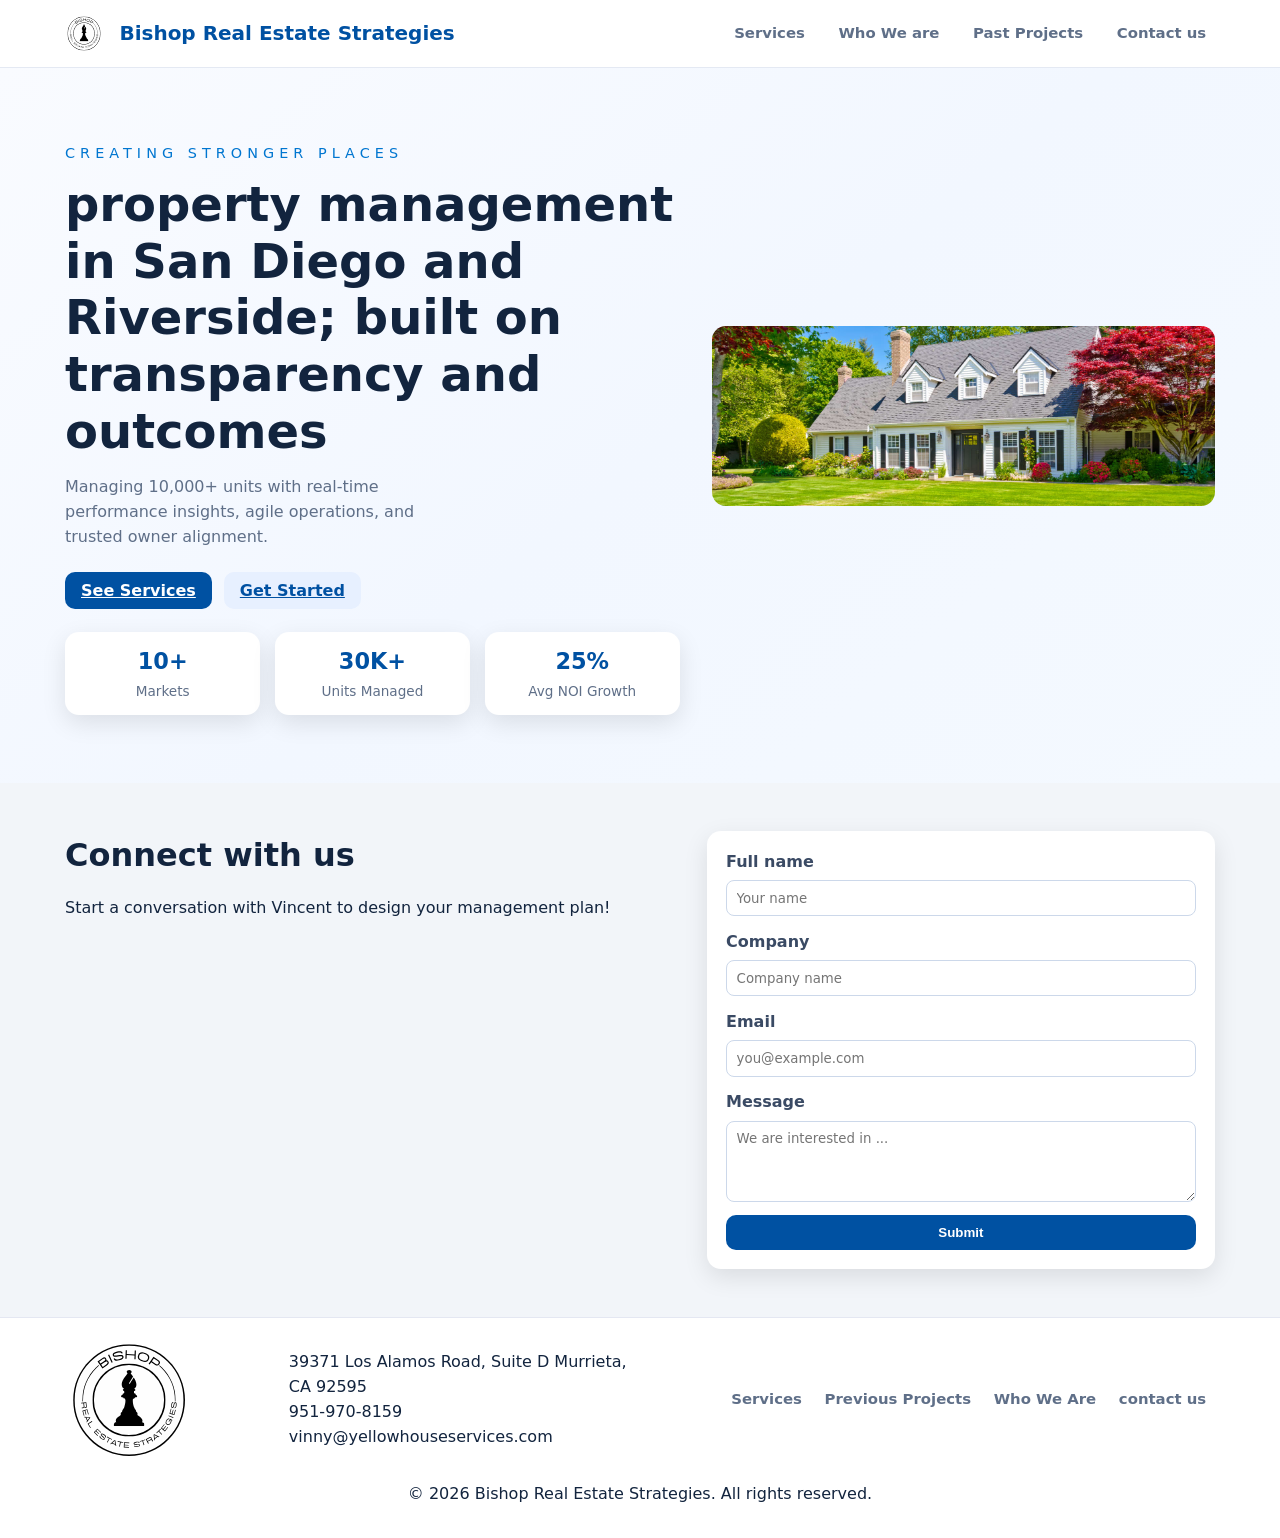
<file: index.html>
<!DOCTYPE html>
<html lang="en">
  <head>
    <meta charset="UTF-8" />
    <meta name="viewport" content="width=device-width, initial-scale=1.0" />
    <title>Bishop Real Estate Strategies</title>
    <link rel="stylesheet" href="styles.css" />
  </head>
  <body>
    <header class="site-header">
      <div class="container header-flex">
        <img class = "satin" src = "assets/Circle Logo.svg">
        <a href="index.html" class="brand">Bishop Real Estate Strategies</a>
        <button class="nav-toggle" id="navToggle" aria-label="Open menu" aria-expanded="false">☰</button>
        <nav class="nav" id="mainNav" aria-label="Primary">
          <a href="services.html">Services</a>
          <a href="about.html">Who We are</a>
          <a href="insight.html">Past Projects</a>
          <a href="contact.html">Contact us</a>
        </nav>
      </div>
    </header>

    <main>
      <section class="hero" aria-label="Hero">
        <div class="container hero-grid">
          <div>
            <p class="eyebrow">CREATING STRONGER PLACES</p>
            <h1>property management in San Diego and Riverside; built on transparency and outcomes</h1>
            <p>Managing 10,000+ units with real-time performance insights, agile operations, and trusted owner alignment.</p>
            <div class="hero-actions">
              <a href="services.html" class="btn btn-primary">See Services</a>
              <a href="#contact" class="btn btn-secondary">Get Started</a>
            </div>
            <div class="hero-stat-grid">
              <div><strong>10+</strong><span>Markets</span></div>
              <div><strong>30K+</strong><span>Units Managed</span></div>
              <div><strong>25%</strong><span>Avg NOI Growth</span></div>
            </div>
          </div>
          <div class="hero-image" aria-hidden="true">
            <img class="responsive-img" src="assets/hero.jpg" alt="Property management team" />
          </div>
        </div>
      </section>


      <section id="contact" class="section contact">
        <div class="container contact-grid">
          <div>
            <h2>Connect with us</h2>
            <p>Start a conversation with Vincent to design your management plan!</p>
          </div>
          <form class="contact-form" aria-label="Contact form">
            <label>Full name<input type="text" placeholder="Your name" required/></label>
            <label>Company<input type="text" placeholder="Company name" required/></label>
            <label>Email<input type="email" placeholder="you@example.com" required/></label>
            <label>Message<textarea rows="4" placeholder="We are interested in ..." required></textarea></label>
            <button class="btn btn-primary" type="submit">Submit</button>
          </form>
        </div>
      </section>


    </main>

    <footer class="footer">
      <div class="container footer-grid">
        <img style = "width:10vw" src = "assets/Circle Logo.svg">

        <p>39371 Los Alamos Road, Suite D Murrieta,<br> CA 92595 <br> 951-970-8159<br> vinny@yellowhouseservices.com</p>
        <nav class="footer-nav">
          <a href="services.html">Services</a>
          <a href="insight.html">Previous Projects</a>
          <a href="about.html">Who We Are</a>
          <a href="contact.html">contact us</a>
        </nav>
      </div>
          <p style ="text-align:center">© 2026 Bishop Real Estate Strategies. All rights reserved.</p>

    </footer>

    <script>
      const navToggle = document.getElementById('navToggle');
      const mainNav = document.getElementById('mainNav');
      navToggle.addEventListener('click', () => {
        const expanded = navToggle.getAttribute('aria-expanded') === 'true';
        navToggle.setAttribute('aria-expanded', String(!expanded));
        mainNav.classList.toggle('nav-open');
      });

      document.querySelectorAll('.tabs .tab').forEach(tab => {
        tab.addEventListener('click', () => {
          document.querySelectorAll('.tabs .tab').forEach(t => {
            t.classList.remove('active');
            t.setAttribute('aria-selected', 'false');
          });
          document.querySelectorAll('.tab-panel').forEach(panel => panel.classList.remove('active'));

          tab.classList.add('active');
          tab.setAttribute('aria-selected', 'true');
          document.getElementById(tab.dataset.tab).classList.add('active');
        });
      });
    </script>
  </body>
</html>
</file>
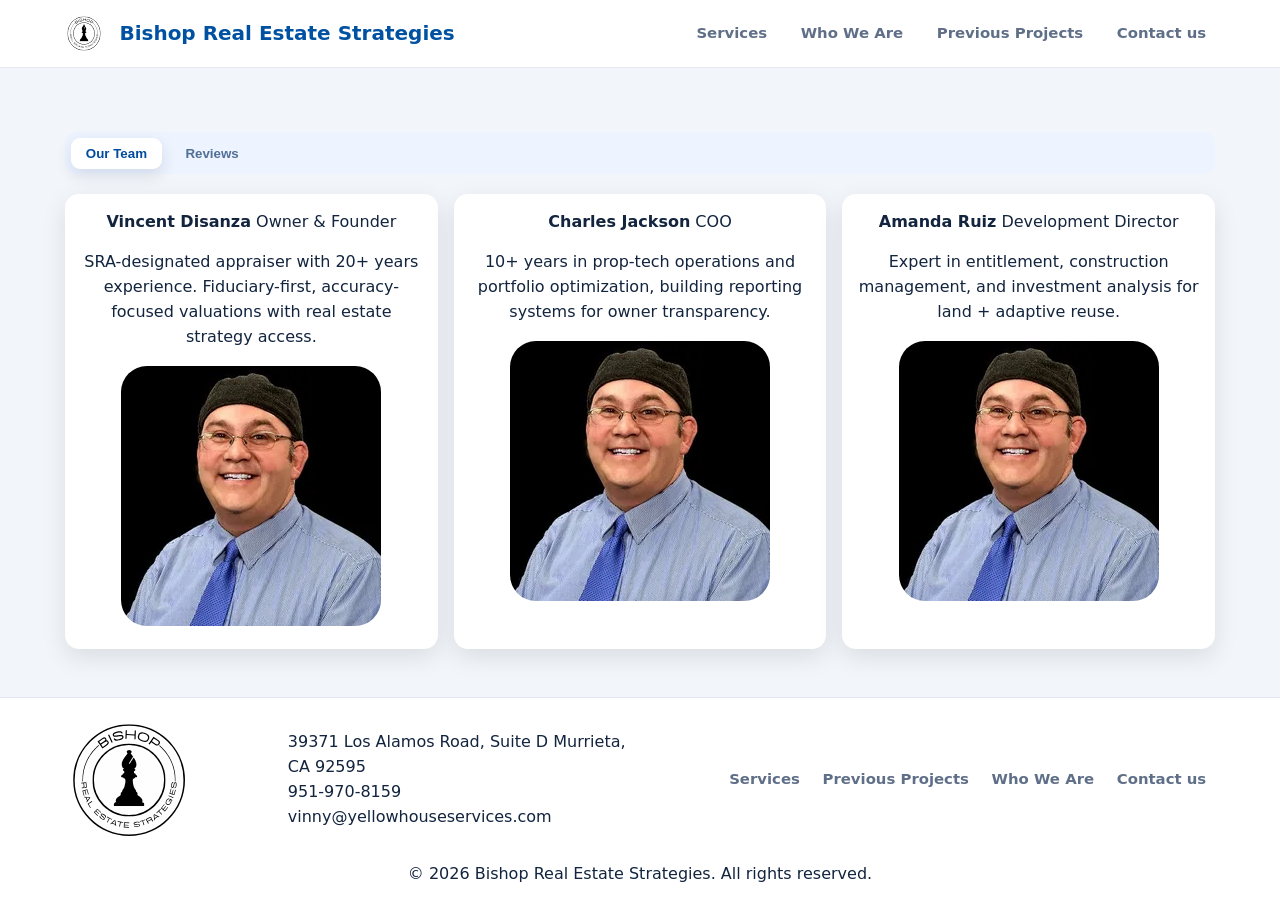
<file: about.html>
<!DOCTYPE html>
  <html lang="en">
  <head>
    <meta charset="UTF-8" />
    <meta name="viewport" content="width=device-width, initial-scale=1.0" />
    <title>Bishop Real Estate Strategies</title>
    <link rel="stylesheet" href="styles.css" />
  </head>
  
  <body>
    <header class="site-header">
      <div class="container header-flex">
        <img class = "satin" src = "assets/Circle Logo.svg">
        <a href="index.html" class="brand">Bishop Real Estate Strategies</a>
        <button class="nav-toggle" id="navToggle" aria-label="Open menu" aria-expanded="false">☰</button>
        <nav class="nav" id="mainNav" aria-label="Primary">
          <a href="services.html">Services</a>
          <a href="about.html">Who We Are</a>
          <a href="insight.html">Previous Projects</a>
          <a href="contact.html">Contact us</a>
        </nav>
      </div>
      </header>


    <section id="insights" class="section insights-tabs">
        <div class="container">
          <div class="tabs" role="tablist" aria-label="Company insights">
            <button class="tab active" role="tab" aria-selected="true" data-tab="team">Our Team</button>
            <button class="tab" role="tab" aria-selected="false" data-tab="reviews">Reviews</button>
          </div>

          <article class="tab-panel active" id="team" role="tabpanel" aria-labelledby="team-tab">
            <div class="team-grid"> 
              <article class="team-card">
                <strong>Vincent Disanza</strong><span> Owner & Founder</span>
                <p>SRA-designated appraiser with 20+ years experience. Fiduciary-first, accuracy-focused valuations with real estate strategy access.</p>
                 <img src="assets/vincentvangogh.png">

              </article>
              <article class="team-card">
                <strong>Charles Jackson</strong><span> COO</span>
                <p>10+ years in prop-tech operations and portfolio optimization, building reporting systems for owner transparency.</p>
                <img src="assets/vincentvangogh.png">

              </article>
              <article class="team-card">
                <strong>Amanda Ruiz</strong><span> Development Director</span>
                <p>Expert in entitlement, construction management, and investment analysis for land + adaptive reuse.</p>
                <img src="assets/vincentvangogh.png">
              </article>
            </div>
          </article>

          <article class="tab-panel" id="reviews" role="tabpanel" aria-labelledby="reviews-tab">
            <div class="reviews-list">
              <blockquote><p>"Wow, what a great realtor! Amazing customer service and deep market knowledge."</p><footer>– Cool Person</footer></blockquote>
              <blockquote><p>"Professional, transparent, and very responsive. Highly recommend for development guidance."</p><footer>– Happy Investor</footer></blockquote>
            </div>
          </article>
        </div>
      </section>


    <footer class="footer">
      <div class="container footer-grid">
        <img style = "width:10vw" src = "assets/Circle Logo.svg">

        <p>39371 Los Alamos Road, Suite D Murrieta,<br> CA 92595 <br> 951-970-8159<br> vinny@yellowhouseservices.com</p>
        <nav class="footer-nav">
          <a href="services.html">Services</a>
          <a href="insight.html">Previous Projects</a>
          <a href="about.html">Who We Are</a>
          <a href="contact.html">Contact us</a>
        </nav>
      </div>
          <p style ="text-align:center">© 2026 Bishop Real Estate Strategies. All rights reserved.</p>

    </footer>
    <script>
      const navToggle = document.getElementById('navToggle');
      const mainNav = document.getElementById('mainNav');
      navToggle.addEventListener('click', () => {
        const expanded = navToggle.getAttribute('aria-expanded') === 'true';
        navToggle.setAttribute('aria-expanded', String(!expanded));
        mainNav.classList.toggle('nav-open');
      });

      document.querySelectorAll('.tabs .tab').forEach(tab => {
        tab.addEventListener('click', () => {
          document.querySelectorAll('.tabs .tab').forEach(t => {
            t.classList.remove('active');
            t.setAttribute('aria-selected', 'false');
          });
          document.querySelectorAll('.tab-panel').forEach(panel => panel.classList.remove('active'));

          tab.classList.add('active');
          tab.setAttribute('aria-selected', 'true');
          document.getElementById(tab.dataset.tab).classList.add('active');
        });
      });
    </script>

  </body>
</html>
</file>
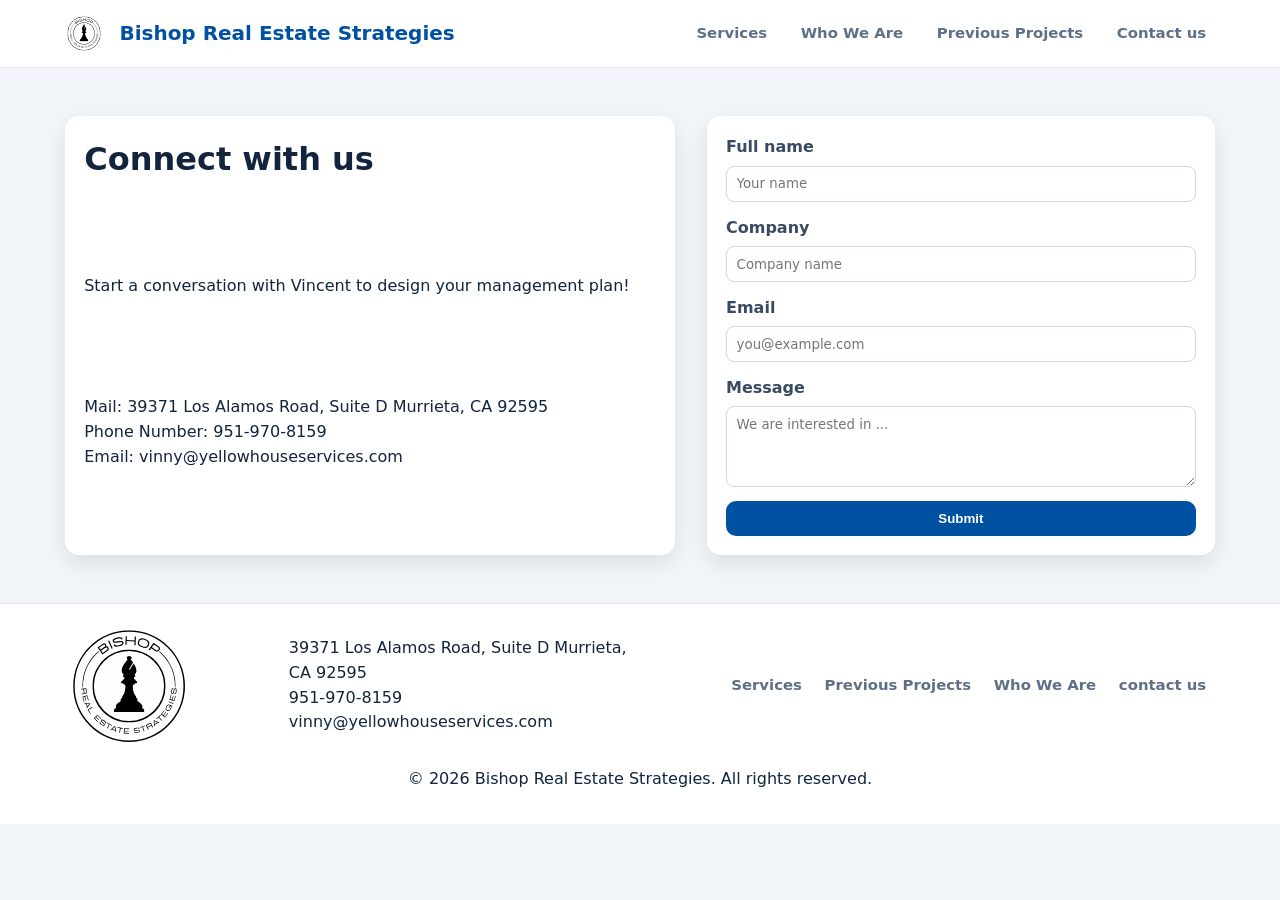
<file: contact.html>
<!DOCTYPE html>
  <html lang="en">
  <head>
    <meta charset="UTF-8" />
    <meta name="viewport" content="width=device-width, initial-scale=1.0" />
    <title>Bishop Real Estate Strategies</title>
    <link rel="stylesheet" href="styles.css" />
  </head>
  
  <body>
    <header class="site-header">
      <div class="container header-flex">
        <img class = "satin" src = "assets/Circle Logo.svg">
        <a href="index.html" class="brand">Bishop Real Estate Strategies</a>
        <button class="nav-toggle" id="navToggle" aria-label="Open menu" aria-expanded="false">☰</button>
        <nav class="nav" id="mainNav" aria-label="Primary">
          <a href="services.html">Services</a>
          <a href="about.html">Who We Are</a>
          <a href="insight.html">Previous Projects</a>
          <a href="contact.html">Contact us</a>
        </nav>
      </div>
    </header>

      <section id="contact" class="section contact">
        <div class="container contact-grid">
          <div class  ="contact-form">
            <h2>Connect with us</h2>
            <p>Start a conversation with Vincent to design your management plan!</p>
            <p>Mail: 39371 Los Alamos Road, Suite D Murrieta, CA 92595 <br>Phone Number: 951-970-8159<br>Email: vinny@yellowhouseservices.com</p>
          </div>
          <form class="contact-form" aria-label="Contact form">
            <label>Full name<input type="text" placeholder="Your name" required/></label>
            <label>Company<input type="text" placeholder="Company name" required/></label>
            <label>Email<input type="email" placeholder="you@example.com" required/></label>
            <label>Message<textarea rows="4" placeholder="We are interested in ..." required></textarea></label>
            <button class="btn btn-primary" type="submit">Submit</button>
          </form>
        </div>
      </section>
    <footer class="footer">
      <div class="container footer-grid">
        <img style = "width:10vw" src = "assets/Circle Logo.svg">

        <p>39371 Los Alamos Road, Suite D Murrieta,<br> CA 92595 <br> 951-970-8159<br> vinny@yellowhouseservices.com</p>
        <nav class="footer-nav">
          <a href="services.html">Services</a>
          <a href="insight.html">Previous Projects</a>
          <a href="about.html">Who We Are</a>
          <a href="contact.html">contact us</a>
        </nav>
      </div>
          <p style ="text-align:center">© 2026 Bishop Real Estate Strategies. All rights reserved.</p>

    </footer>

    <script>
      const navToggle = document.getElementById('navToggle');
      const mainNav = document.getElementById('mainNav');
      navToggle.addEventListener('click', () => {
        const expanded = navToggle.getAttribute('aria-expanded') === 'true';
        navToggle.setAttribute('aria-expanded', String(!expanded));
        mainNav.classList.toggle('nav-open');
      });

      document.querySelectorAll('.tabs .tab').forEach(tab => {
        tab.addEventListener('click', () => {
          document.querySelectorAll('.tabs .tab').forEach(t => {
            t.classList.remove('active');
            t.setAttribute('aria-selected', 'false');
          });
          document.querySelectorAll('.tab-panel').forEach(panel => panel.classList.remove('active'));

          tab.classList.add('active');
          tab.setAttribute('aria-selected', 'true');
          document.getElementById(tab.dataset.tab).classList.add('active');
        });
      });
    </script>

  </body>
</html>
</file>
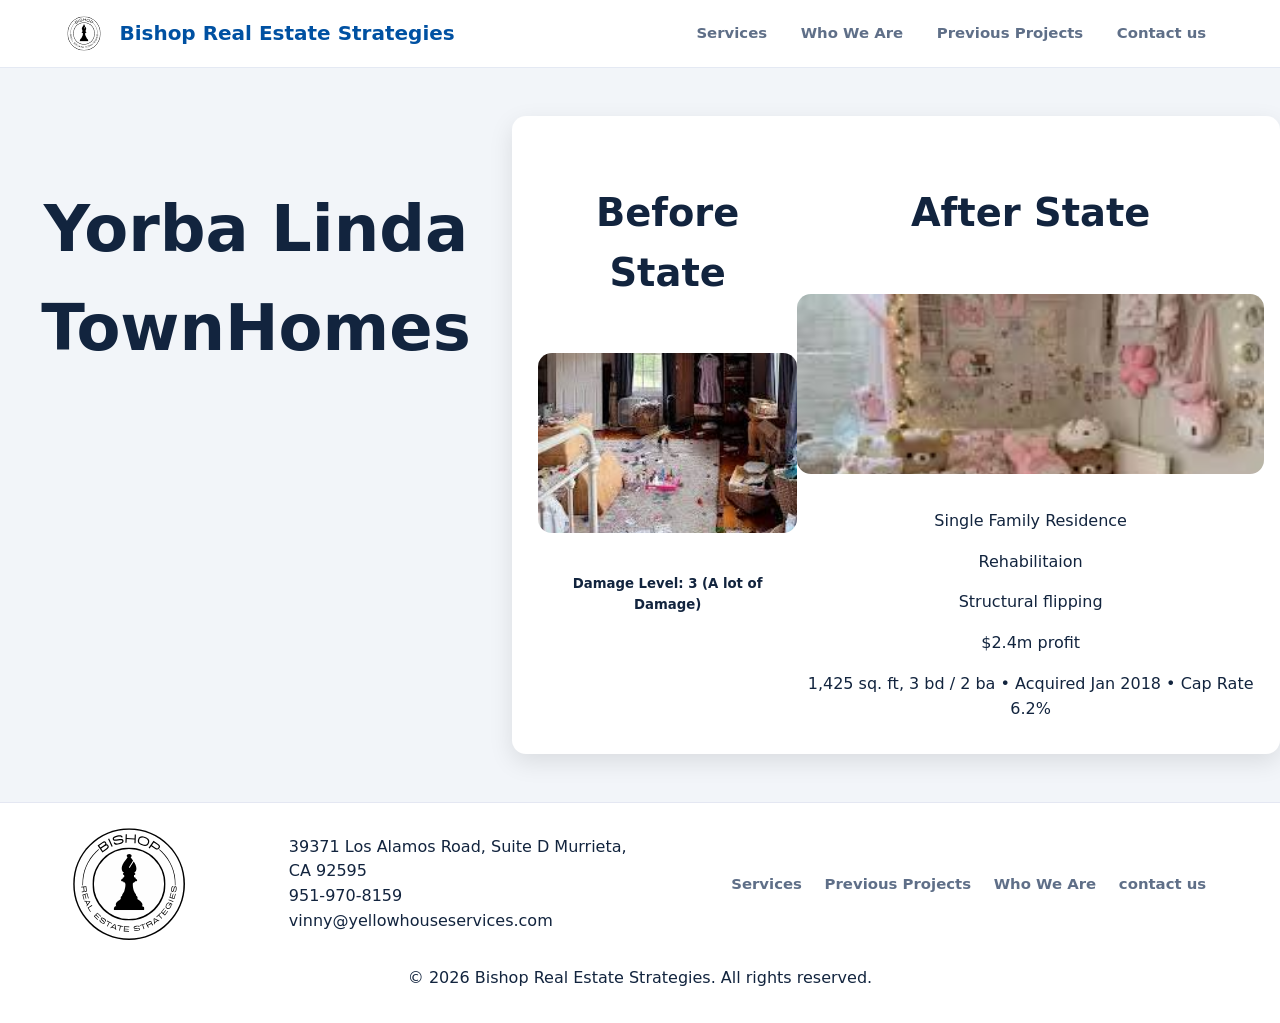
<file: description.html>
<!DOCTYPE html>
  <html lang="en">
  <head>
    <meta charset="UTF-8" />
    <meta name="viewport" content="width=device-width, initial-scale=1.0" />
    <title>Bishop Real Estate Strategies</title>
    <link rel="stylesheet" href="styles.css" />
  </head>
  
  <body>
    <header class="site-header">
      <div class="container header-flex">
        <img class = "satin" src = "assets/Circle Logo.svg">
        <a href="index.html" class="brand">Bishop Real Estate Strategies</a>
        <button class="nav-toggle" id="navToggle" aria-label="Open menu" aria-expanded="false">☰</button>
        <nav class="nav" id="mainNav" aria-label="Primary">
          <a href="services.html">Services</a>
          <a href="about.html">Who We Are</a>
          <a href="insight.html">Previous Projects</a>
          <a href="contact.html">Contact us</a>
        </nav>
      </div>
    </header>


      <section id="insights" class="section insights-tab">
            <h3 id = "gooners">Yorba Linda TownHomes </h3>

        <div class="container">

            <div class="project-tile">
              <article class="project-card">
                <div class = "left">
                    <h4 class = "bigT">Before State</h4>
                    <img class="project-img" src="assets/nasty.jpg" alt="Yorba Linda Townhomes" />
                    <h5>Damage Level: 3 (A lot of Damage)</h5>

                </div>
                <div class = "right">
                    <h4 class = "bigT">After State</h4>
                    <img class = "project-img" src="assets/kawaii.jpg">
                    <p>Single Family Residence</p>
                    <p>Rehabilitaion</p>
                    <p>Structural flipping</p>
                    <p>$2.4m profit</p>
                <p>1,425 sq. ft, 3 bd / 2 ba • Acquired Jan 2018 • Cap Rate 6.2%</p>

                </div>
            </article>
             </div>
          </section>


       <footer class="footer">
      <div class="container footer-grid">
        <img style = "width:10vw" src = "assets/Circle Logo.svg">

        <p>39371 Los Alamos Road, Suite D Murrieta,<br> CA 92595 <br> 951-970-8159<br> vinny@yellowhouseservices.com</p>
        <nav class="footer-nav">
          <a href="services.html">Services</a>
          <a href="insight.html">Previous Projects</a>
          <a href="about.html">Who We Are</a>
          <a href="contact.html">contact us</a>
        </nav>
      </div>
          <p style ="text-align:center">© 2026 Bishop Real Estate Strategies. All rights reserved.</p>

    </footer>

    <script>
      const navToggle = document.getElementById('navToggle');
      const mainNav = document.getElementById('mainNav');
      navToggle.addEventListener('click', () => {
        const expanded = navToggle.getAttribute('aria-expanded') === 'true';
        navToggle.setAttribute('aria-expanded', String(!expanded));
        mainNav.classList.toggle('nav-open');
      });

      document.querySelectorAll('.tabs .tab').forEach(tab => {
        tab.addEventListener('click', () => {
          document.querySelectorAll('.tabs .tab').forEach(t => {
            t.classList.remove('active');
            t.setAttribute('aria-selected', 'false');
          });
          document.querySelectorAll('.tab-panel').forEach(panel => panel.classList.remove('active'));

          tab.classList.add('active');
          tab.setAttribute('aria-selected', 'true');
          document.getElementById(tab.dataset.tab).classList.add('active');
        });
      });
    </script>
  </body>
</html>
</file>
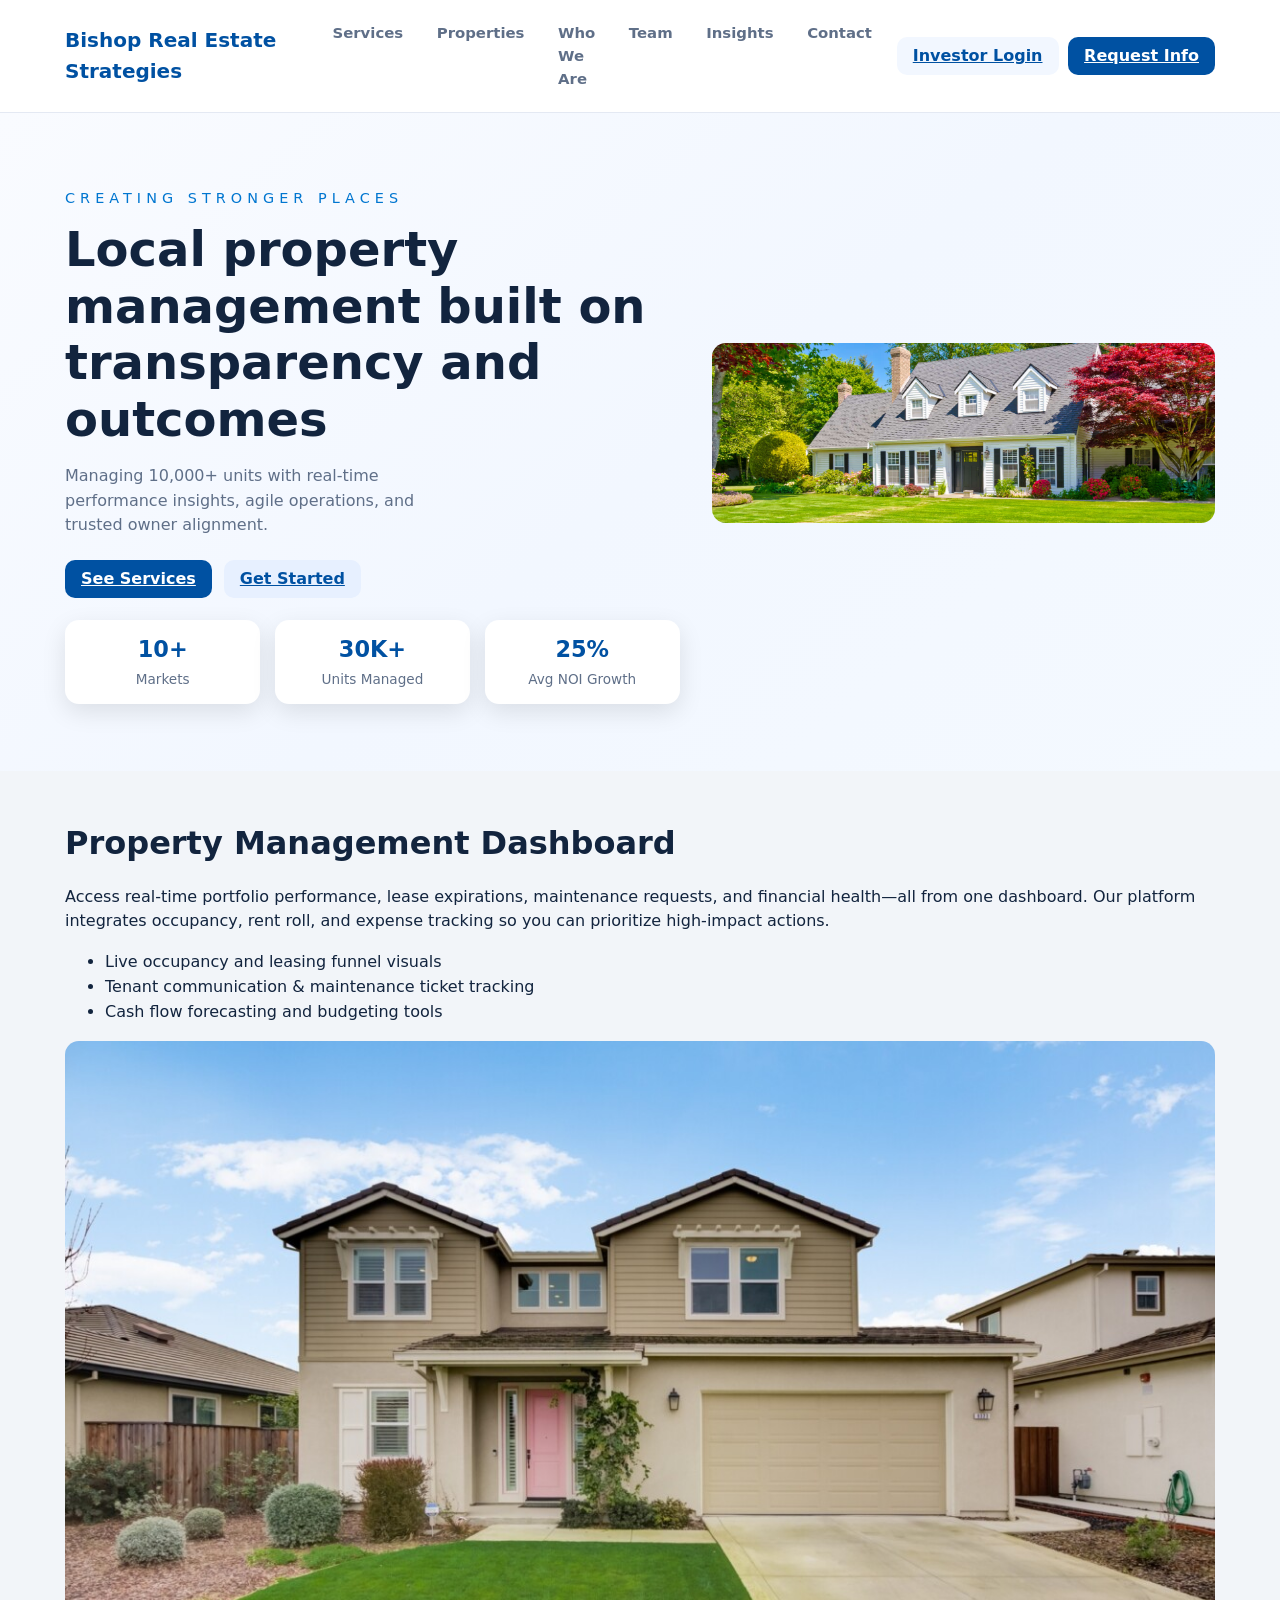
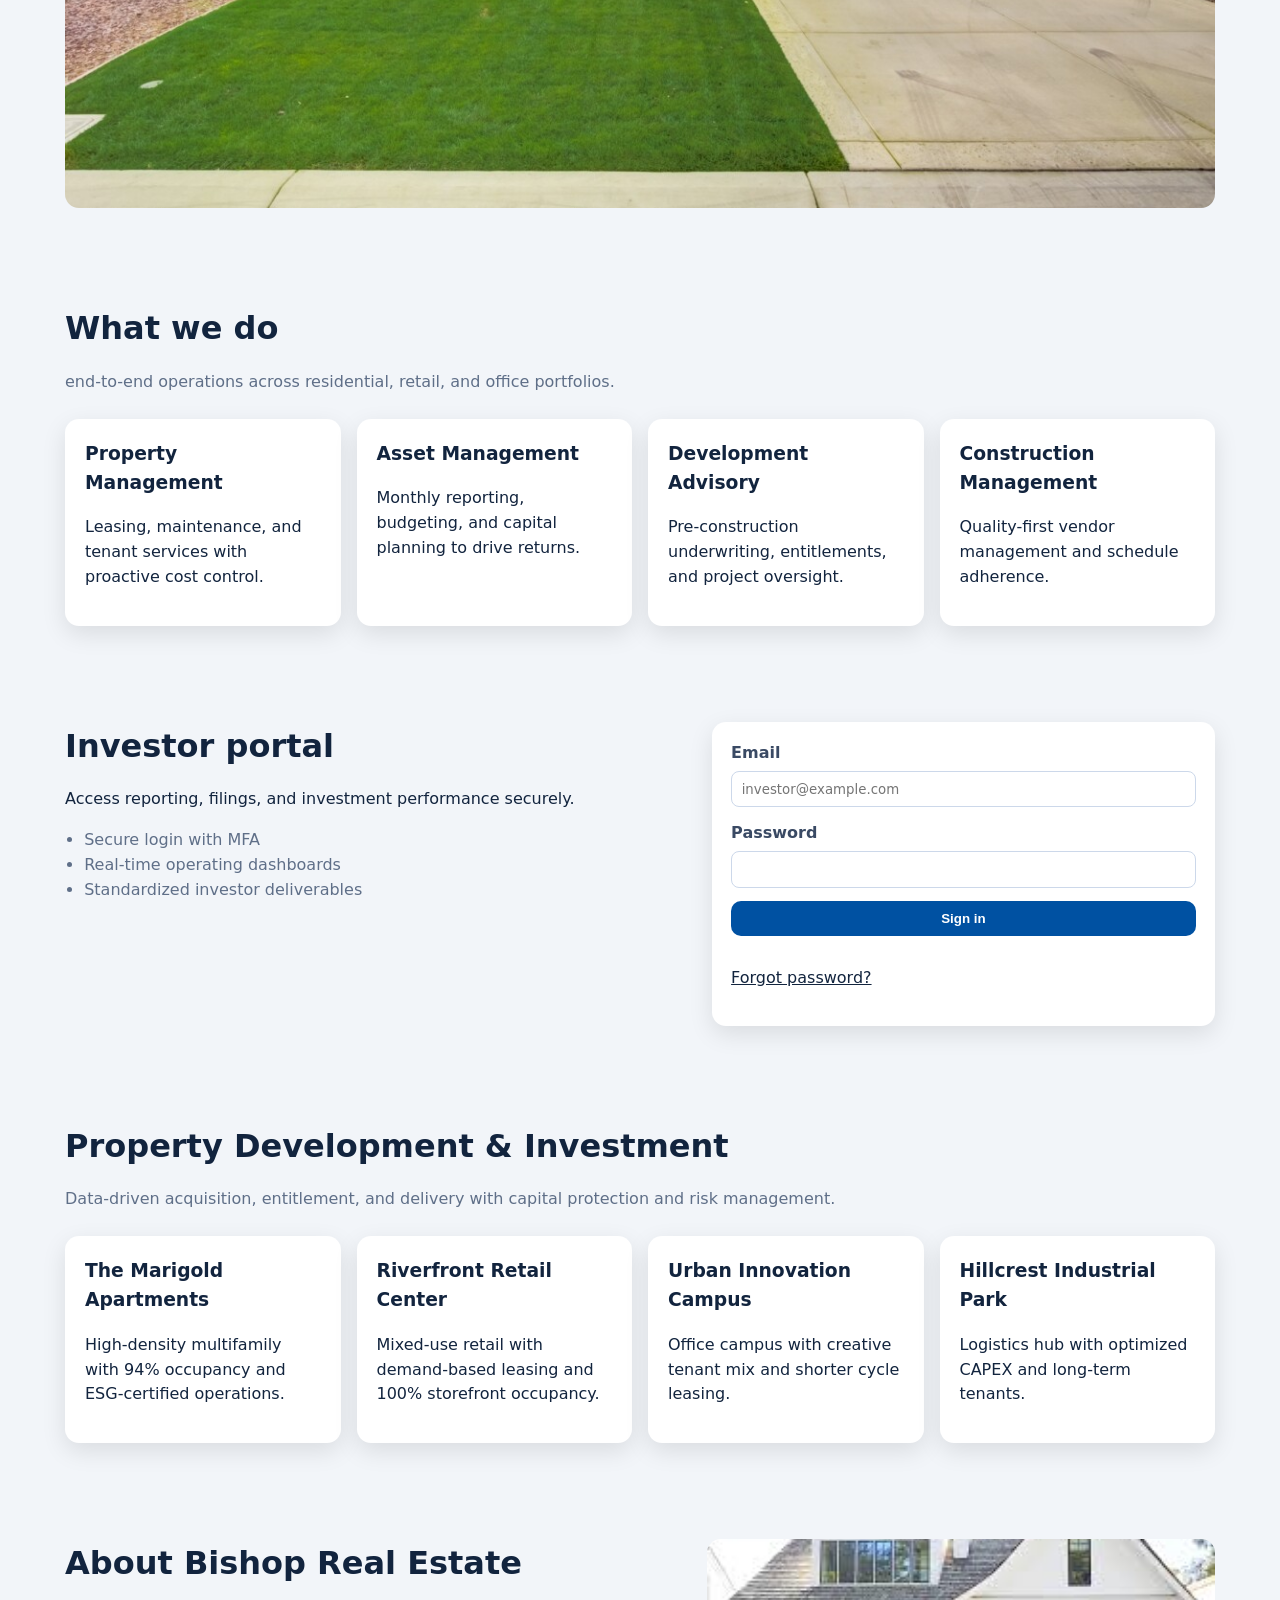
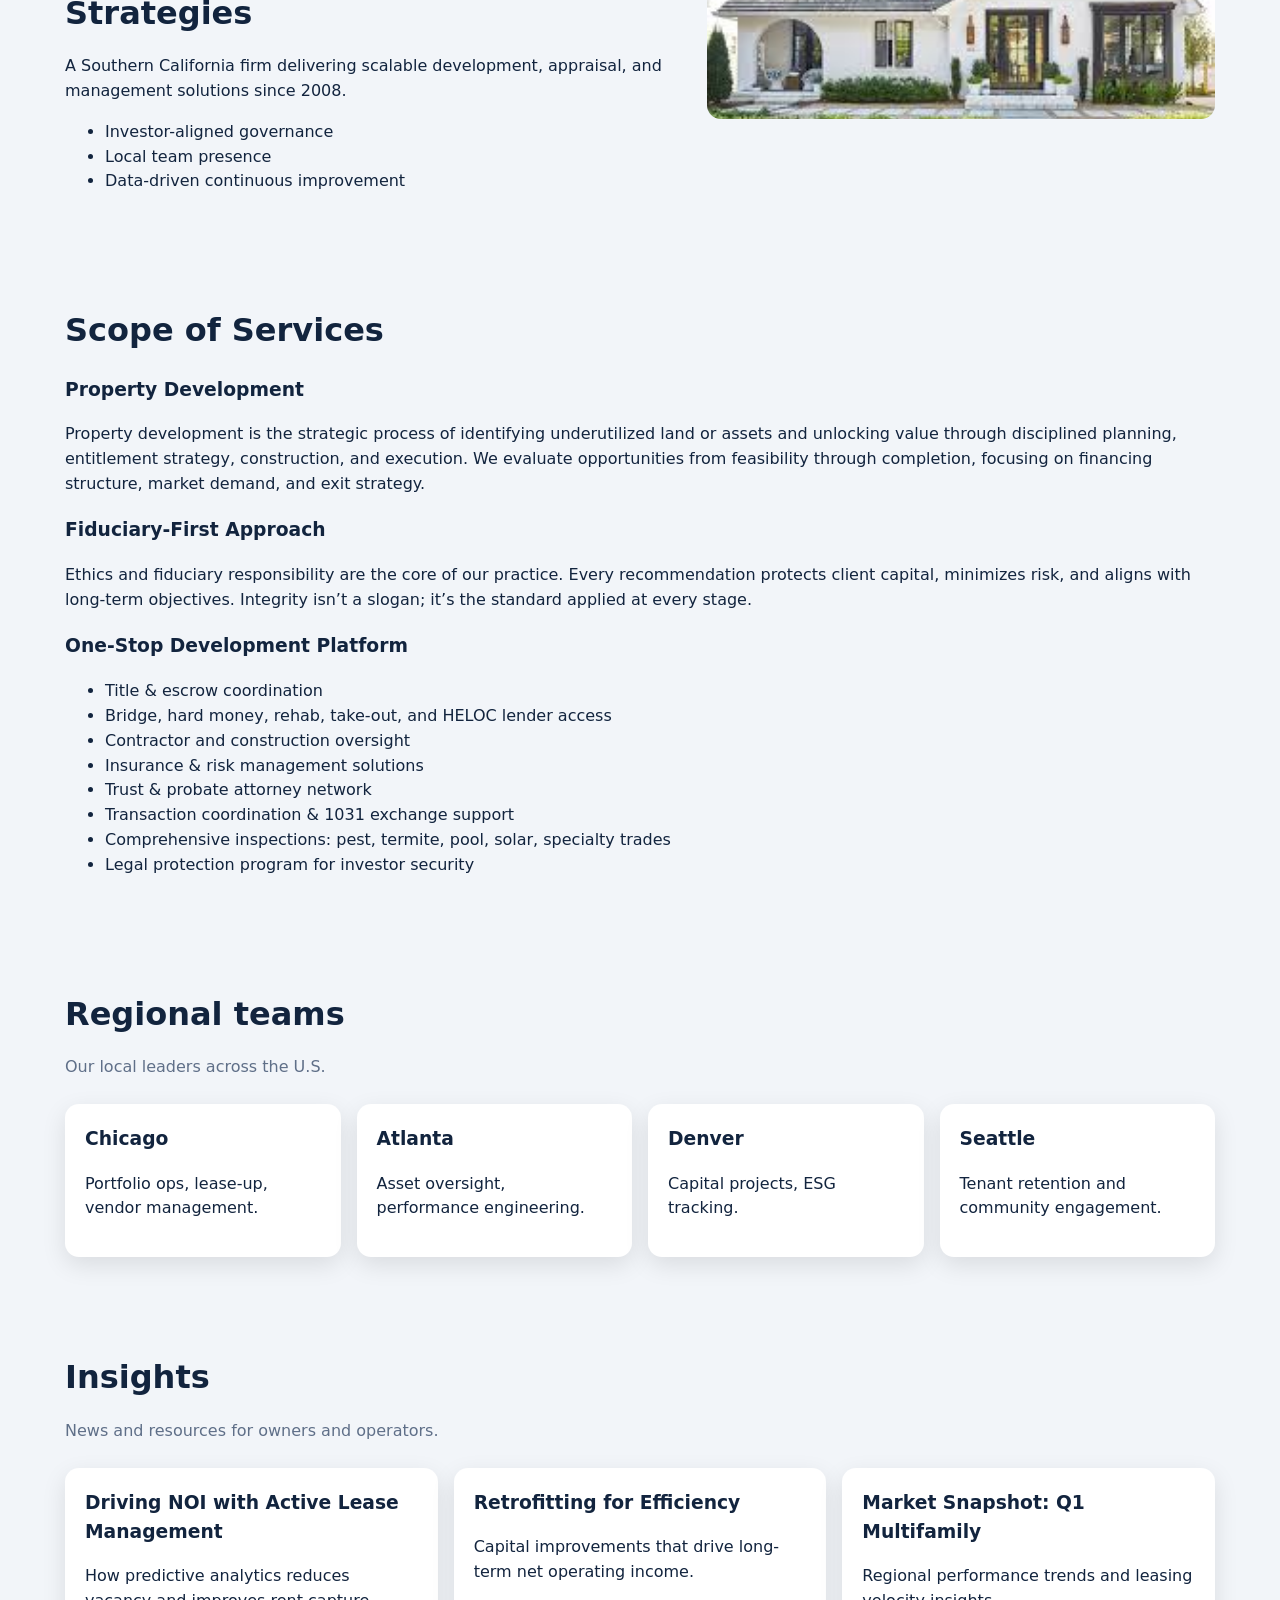
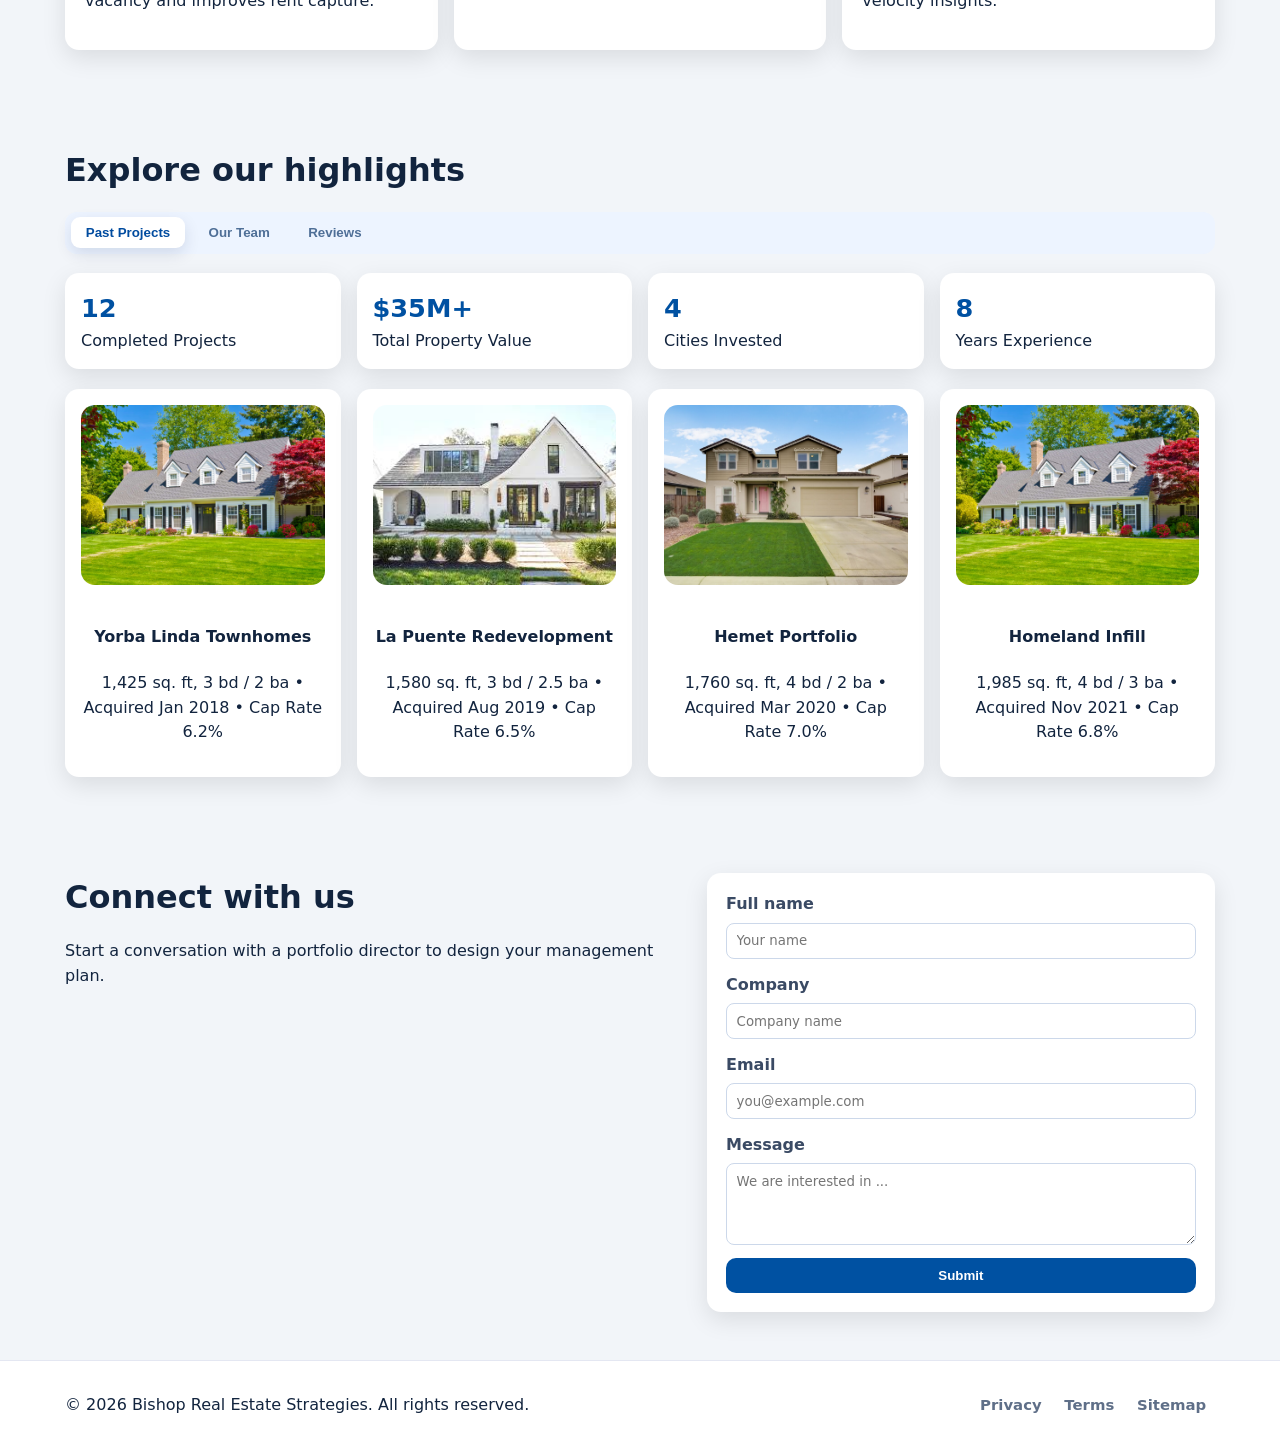
<file: extra.html>
<!DOCTYPE html>
<html lang="en">
  <head>
    <meta charset="UTF-8" />
    <meta name="viewport" content="width=device-width, initial-scale=1.0" />
    <title>Bishop Real Estate Strategies</title>
    <link rel="stylesheet" href="styles.css" />
  </head>
  <body>
    <header class="site-header">
      <div class="container header-flex">
        <a href="index.html" class="brand">Bishop Real Estate Strategies</a>
        <button class="nav-toggle" id="navToggle" aria-label="Open menu" aria-expanded="false">☰</button>
        <nav class="nav" id="mainNav" aria-label="Primary">
          <a href="services.html">Services</a>
          <a href="properties.html">Properties</a>
          <a href="about.html">Who We Are</a>
          <a href="team.html">Team</a>
          <a href="insight.html">Insights</a>
          <a href="contact.html">Contact</a>
        </nav>
        <div class="header-actions">
          <a href="#investor" class="btn btn-tertiary">Investor Login</a>
          <a href="#contact" class="btn btn-primary">Request Info</a>
        </div>
      </div>
    </header>

    <main>
      <section class="hero" aria-label="Hero">
        <div class="container hero-grid">
          <div>
            <p class="eyebrow">CREATING STRONGER PLACES</p>
            <h1>Local property management built on transparency and outcomes</h1>
            <p>Managing 10,000+ units with real-time performance insights, agile operations, and trusted owner alignment.</p>
            <div class="hero-actions">
              <a href="#services" class="btn btn-primary">See Services</a>
              <a href="#contact" class="btn btn-secondary">Get Started</a>
            </div>
            <div class="hero-stat-grid">
              <div><strong>10+</strong><span>Markets</span></div>
              <div><strong>30K+</strong><span>Units Managed</span></div>
              <div><strong>25%</strong><span>Avg NOI Growth</span></div>
            </div>
          </div>
          <div class="hero-image" aria-hidden="true">
            <img class="responsive-img" src="assets/hero.jpg" alt="Property management team" />
          </div>
        </div>
      </section>

      <section id="dashboard" class="section dashboard">
        <div class="container">
          <h2>Property Management Dashboard</h2>
          <div class="dashboard-grid">
            <div>
              <p>Access real-time portfolio performance, lease expirations, maintenance requests, and financial health—all from one dashboard. Our platform integrates occupancy, rent roll, and expense tracking so you can prioritize high-impact actions.</p>
              <ul>
                <li>Live occupancy and leasing funnel visuals</li>
                <li>Tenant communication & maintenance ticket tracking</li>
                <li>Cash flow forecasting and budgeting tools</li>
              </ul>
            </div>
            <div>
              <img class="responsive-img" src="assets/project2.jpeg" alt="Dashboard UI" />
            </div>
          </div>
        </div>
      </section>      </div>
      </section>

      <section id="services" class="section services">
        <div class="container">
          <h2>What we do</h2>
          <p class="subtitle">end-to-end operations across residential, retail, and office portfolios.</p>
          <div class="cards">
            <article class="card">
              <h3>Property Management</h3>
              <p>Leasing, maintenance, and tenant services with proactive cost control.</p>
            </article>
            <article class="card">
              <h3>Asset Management</h3>
              <p>Monthly reporting, budgeting, and capital planning to drive returns.</p>
            </article>
            <article class="card">
              <h3>Development Advisory</h3>
              <p>Pre-construction underwriting, entitlements, and project oversight.</p>
            </article>
            <article class="card">
              <h3>Construction Management</h3>
              <p>Quality-first vendor management and schedule adherence.</p>
            </article>
          </div>
        </div>
      </section>

      <section id="investor" class="section investor-login">
        <div class="container grid-split">
          <div>
            <h2>Investor portal</h2>
            <p>Access reporting, filings, and investment performance securely.</p>
            <ul>
              <li>Secure login with MFA</li>
              <li>Real-time operating dashboards</li>
              <li>Standardized investor deliverables</li>
            </ul>
          </div>
          <form class="login-card" aria-label="Investor login">
            <label>Email<input type="email" placeholder="investor@example.com" required></label>
            <label>Password<input type="password" required></label>
            <button class="btn btn-primary" type="submit">Sign in</button>
            <p><a href="#">Forgot password?</a></p>
          </form>
        </div>
      </section>

      <section id="property" class="section property-grid">
        <div class="container">
          <h2>Property Development & Investment</h2>
          <p class="subtitle">Data-driven acquisition, entitlement, and delivery with capital protection and risk management.</p>
          <div class="cards">
            <article class="card">
              <h3>The Marigold Apartments</h3>
              <p>High-density multifamily with 94% occupancy and ESG-certified operations.</p>
            </article>
            <article class="card">
              <h3>Riverfront Retail Center</h3>
              <p>Mixed-use retail with demand-based leasing and 100% storefront occupancy.</p>
            </article>
            <article class="card">
              <h3>Urban Innovation Campus</h3>
              <p>Office campus with creative tenant mix and shorter cycle leasing.</p>
            </article>
            <article class="card">
              <h3>Hillcrest Industrial Park</h3>
              <p>Logistics hub with optimized CAPEX and long-term tenants.</p>
            </article>
          </div>
        </div>
      </section>

      <section id="about" class="section about">
        <div class="container about-grid">
          <div>
            <h2>About Bishop Real Estate Strategies</h2>
            <p>A Southern California firm delivering scalable development, appraisal, and management solutions since 2008.</p>
            <ul>
              <li>Investor-aligned governance</li>
              <li>Local team presence</li>
              <li>Data-driven continuous improvement</li>
            </ul>
          </div>
            <div class="about-image" aria-hidden="true"><img class="responsive-img" src="assets/project1.jpg" alt="Team collaboration" /></div>
        </div>
      </section>

      <section id="scope" class="section scope-services">
        <div class="container">
          <h2>Scope of Services</h2>
          <h3>Property Development</h3>
          <p>Property development is the strategic process of identifying underutilized land or assets and unlocking value through disciplined planning, entitlement strategy, construction, and execution. We evaluate opportunities from feasibility through completion, focusing on financing structure, market demand, and exit strategy.</p>

          <h3>Fiduciary-First Approach</h3>
          <p>Ethics and fiduciary responsibility are the core of our practice. Every recommendation protects client capital, minimizes risk, and aligns with long-term objectives. Integrity isn’t a slogan; it’s the standard applied at every stage.</p>

          <h3>One-Stop Development Platform</h3>
          <ul>
            <li>Title & escrow coordination</li>
            <li>Bridge, hard money, rehab, take-out, and HELOC lender access</li>
            <li>Contractor and construction oversight</li>
            <li>Insurance & risk management solutions</li>
            <li>Trust & probate attorney network</li>
            <li>Transaction coordination & 1031 exchange support</li>
            <li>Comprehensive inspections: pest, termite, pool, solar, specialty trades</li>
            <li>Legal protection program for investor security</li>
          </ul>
        </div>
      </section>

      <section id="teams" class="section teams">
        <div class="container">
          <h2>Regional teams</h2>
          <p class="subtitle">Our local leaders across the U.S.</p>
          <div class="cards">
            <article class="card">
              <h3>Chicago</h3>
              <p>Portfolio ops, lease-up, vendor management.</p>
            </article>
            <article class="card">
              <h3>Atlanta</h3>
              <p>Asset oversight, performance engineering.</p>
            </article>
            <article class="card">
              <h3>Denver</h3>
              <p>Capital projects, ESG tracking.</p>
            </article>
            <article class="card">
              <h3>Seattle</h3>
              <p>Tenant retention and community engagement.</p>
            </article>
          </div>
        </div>
      </section>

      <section id="blog" class="section blog">
        <div class="container">
          <h2>Insights</h2>
          <p class="subtitle">News and resources for owners and operators.</p>
          <div class="cards">
            <article class="card">
              <h3>Driving NOI with Active Lease Management</h3>
              <p>How predictive analytics reduces vacancy and improves rent capture.</p>
            </article>
            <article class="card">
              <h3>Retrofitting for Efficiency</h3>
              <p>Capital improvements that drive long-term net operating income.</p>
            </article>
            <article class="card">
              <h3>Market Snapshot: Q1 Multifamily</h3>
              <p>Regional performance trends and leasing velocity insights.</p>
            </article>
          </div>
        </div>
      </section>

      <section id="insights" class="section insights-tabs">
        <div class="container">
          <h2>Explore our highlights</h2>
          <div class="tabs" role="tablist" aria-label="Company insights">
            <button class="tab active" role="tab" aria-selected="true" data-tab="projects">Past Projects</button>
            <button class="tab" role="tab" aria-selected="false" data-tab="team">Our Team</button>
            <button class="tab" role="tab" aria-selected="false" data-tab="reviews">Reviews</button>
          </div>

          <article class="tab-panel active" id="projects" role="tabpanel" aria-labelledby="projects-tab">
            <div class="metric-grid">
              <div class="metric-card"><strong>12</strong><span>Completed Projects</span></div>
              <div class="metric-card"><strong>$35M+</strong><span>Total Property Value</span></div>
              <div class="metric-card"><strong>4</strong><span>Cities Invested</span></div>
              <div class="metric-card"><strong>8</strong><span>Years Experience</span></div>
            </div>
            <div class="project-tiles">
              <article class="project-card"><img class="project-img" src="assets/hero.jpg" alt="Yorba Linda Townhomes" /><h4>Yorba Linda Townhomes</h4><p>1,425 sq. ft, 3 bd / 2 ba • Acquired Jan 2018 • Cap Rate 6.2%</p></article>
              <article class="project-card"><img class="project-img" src="assets/project1.jpg" alt="La Puente Redevelopment" /><h4>La Puente Redevelopment</h4><p>1,580 sq. ft, 3 bd / 2.5 ba • Acquired Aug 2019 • Cap Rate 6.5%</p></article>
              <article class="project-card"><img class="project-img" src="assets/project2.jpeg" alt="Hemet Portfolio" /><h4>Hemet Portfolio</h4><p>1,760 sq. ft, 4 bd / 2 ba • Acquired Mar 2020 • Cap Rate 7.0%</p></article>
              <article class="project-card"><img class="project-img" src="assets/hero.jpg" alt="Homeland Infill" /><h4>Homeland Infill</h4><p>1,985 sq. ft, 4 bd / 3 ba • Acquired Nov 2021 • Cap Rate 6.8%</p></article>
            </div>
          </article>

          <article class="tab-panel" id="team" role="tabpanel" aria-labelledby="team-tab">
            <div class="team-grid">
              <article class="team-card"><strong>Vincent Disanza</strong><span>Owner & Founder</span><p>SRA-designated appraiser with 20+ years experience. Fiduciary-first, accuracy-focused valuations with real estate strategy access.</p></article>
              <article class="team-card"><strong>Charles Jackson</strong><span>COO</span><p>10+ years in prop-tech operations and portfolio optimization, building reporting systems for owner transparency.</p></article>
              <article class="team-card"><strong>Amanda Ruiz</strong><span>Development Director</span><p>Expert in entitlement, construction management, and investment analysis for land + adaptive reuse.</p></article>
            </div>
          </article>

          <article class="tab-panel" id="reviews" role="tabpanel" aria-labelledby="reviews-tab">
            <div class="reviews-list">
              <blockquote><p>"Wow, what a great realtor! Amazing customer service and deep market knowledge."</p><footer>– Cool Person</footer></blockquote>
              <blockquote><p>"Professional, transparent, and very responsive. Highly recommend for development guidance."</p><footer>– Happy Investor</footer></blockquote>
            </div>
          </article>
        </div>
      </section>

      <section id="contact" class="section contact">
        <div class="container contact-grid">
          <div>
            <h2>Connect with us</h2>
            <p>Start a conversation with a portfolio director to design your management plan.</p>
          </div>
          <form class="contact-form" aria-label="Contact form">
            <label>Full name<input type="text" placeholder="Your name" required/></label>
            <label>Company<input type="text" placeholder="Company name" required/></label>
            <label>Email<input type="email" placeholder="you@example.com" required/></label>
            <label>Message<textarea rows="4" placeholder="We are interested in ..." required></textarea></label>
            <button class="btn btn-primary" type="submit">Submit</button>
          </form>
        </div>
      </section>


    </main>

    <footer class="footer">
      <div class="container footer-grid">
        <p>© 2026 Bishop Real Estate Strategies. All rights reserved.</p>
        <nav class="footer-nav">
          <a href="#">Privacy</a>
          <a href="#">Terms</a>
          <a href="#">Sitemap</a>
        </nav>
      </div>
    </footer>

    <script>
      const navToggle = document.getElementById('navToggle');
      const mainNav = document.getElementById('mainNav');
      navToggle.addEventListener('click', () => {
        const expanded = navToggle.getAttribute('aria-expanded') === 'true';
        navToggle.setAttribute('aria-expanded', String(!expanded));
        mainNav.classList.toggle('nav-open');
      });

      document.querySelectorAll('.tabs .tab').forEach(tab => {
        tab.addEventListener('click', () => {
          document.querySelectorAll('.tabs .tab').forEach(t => {
            t.classList.remove('active');
            t.setAttribute('aria-selected', 'false');
          });
          document.querySelectorAll('.tab-panel').forEach(panel => panel.classList.remove('active'));

          tab.classList.add('active');
          tab.setAttribute('aria-selected', 'true');
          document.getElementById(tab.dataset.tab).classList.add('active');
        });
      });
    </script>


  </body>
</html>
</file>
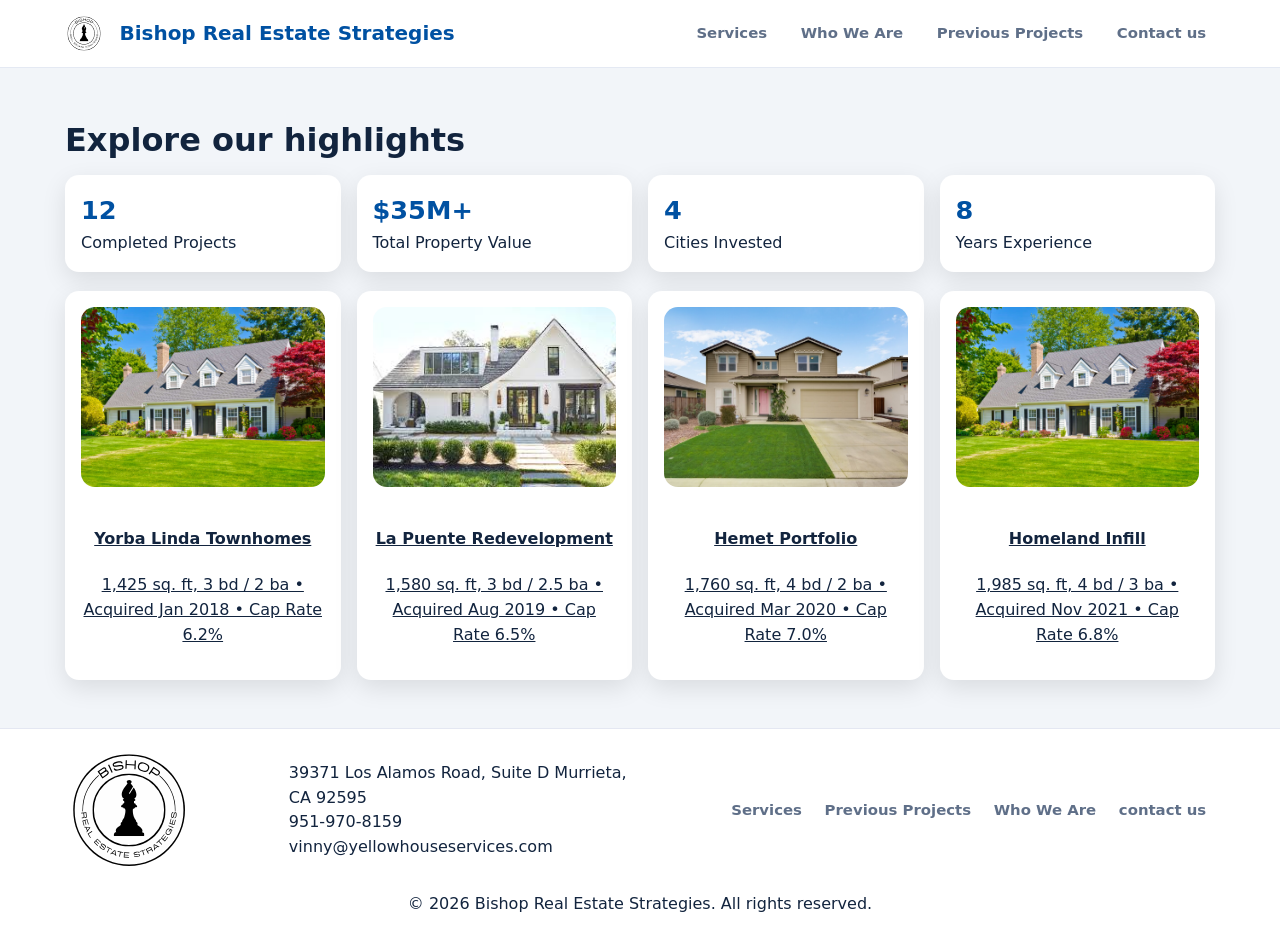
<file: insight.html>
<!DOCTYPE html>
  <html lang="en">
  <head>
    <meta charset="UTF-8" />
    <meta name="viewport" content="width=device-width, initial-scale=1.0" />
    <title>Bishop Real Estate Strategies</title>
    <link rel="stylesheet" href="styles.css" />
  </head>
  
  <body>
    <header class="site-header">
      <div class="container header-flex">
        <img class = "satin" src = "assets/Circle Logo.svg">
        <a href="index.html" class="brand">Bishop Real Estate Strategies</a>
        <button class="nav-toggle" id="navToggle" aria-label="Open menu" aria-expanded="false">☰</button>
        <nav class="nav" id="mainNav" aria-label="Primary">
          <a href="services.html">Services</a>
          <a href="about.html">Who We Are</a>
          <a href="insight.html">Previous Projects</a>
          <a href="contact.html">Contact us</a>
        </nav>
      </div>
    </header>


      <section id="insights" class="section insights-tabs">
        <div class="container">
          <h2>Explore our highlights</h2>

            <div class="metric-grid">
              <div class="metric-card"><strong>12</strong><span>Completed Projects</span></div>
              <div class="metric-card"><strong>$35M+</strong><span>Total Property Value</span></div>
              <div class="metric-card"><strong>4</strong><span>Cities Invested</span></div>
              <div class="metric-card"><strong>8</strong><span>Years Experience</span></div>
            </div>

            <div class="project-tiles">
              <a href = "description.html"><article class="project-card"><img class="project-img" src="assets/hero.jpg" alt="Yorba Linda Townhomes" /><h4>Yorba Linda Townhomes</h4><p>1,425 sq. ft, 3 bd / 2 ba • Acquired Jan 2018 • Cap Rate 6.2%</p></article></a>
              <a href = "description.html"><article class="project-card"><img class="project-img" src="assets/project1.jpg" alt="La Puente Redevelopment" /><h4>La Puente Redevelopment</h4><p>1,580 sq. ft, 3 bd / 2.5 ba • Acquired Aug 2019 • Cap Rate 6.5%</p></article></a>
              <a href="description.html"><article class="project-card"><img class="project-img" src="assets/project2.jpeg" alt="Hemet Portfolio" /><h4>Hemet Portfolio</h4><p>1,760 sq. ft, 4 bd / 2 ba • Acquired Mar 2020 • Cap Rate 7.0%</p></article></a>
              <a href ="contact.html"><article class="project-card"><img class="project-img" src="assets/hero.jpg" alt="Homeland Infill" /><h4>Homeland Infill</h4><p>1,985 sq. ft, 4 bd / 3 ba • Acquired Nov 2021 • Cap Rate 6.8%</p></article></a>
            </div>
          </section>


       <footer class="footer">
      <div class="container footer-grid">
        <img style = "width:10vw" src = "assets/Circle Logo.svg">

        <p>39371 Los Alamos Road, Suite D Murrieta,<br> CA 92595 <br> 951-970-8159<br> vinny@yellowhouseservices.com</p>
        <nav class="footer-nav">
          <a href="services.html">Services</a>
          <a href="insight.html">Previous Projects</a>
          <a href="about.html">Who We Are</a>
          <a href="contact.html">contact us</a>
        </nav>
      </div>
          <p style ="text-align:center">© 2026 Bishop Real Estate Strategies. All rights reserved.</p>

    </footer>

    <script>
      const navToggle = document.getElementById('navToggle');
      const mainNav = document.getElementById('mainNav');
      navToggle.addEventListener('click', () => {
        const expanded = navToggle.getAttribute('aria-expanded') === 'true';
        navToggle.setAttribute('aria-expanded', String(!expanded));
        mainNav.classList.toggle('nav-open');
      });

      document.querySelectorAll('.tabs .tab').forEach(tab => {
        tab.addEventListener('click', () => {
          document.querySelectorAll('.tabs .tab').forEach(t => {
            t.classList.remove('active');
            t.setAttribute('aria-selected', 'false');
          });
          document.querySelectorAll('.tab-panel').forEach(panel => panel.classList.remove('active'));

          tab.classList.add('active');
          tab.setAttribute('aria-selected', 'true');
          document.getElementById(tab.dataset.tab).classList.add('active');
        });
      });
    </script>
  </body>
</html>
</file>
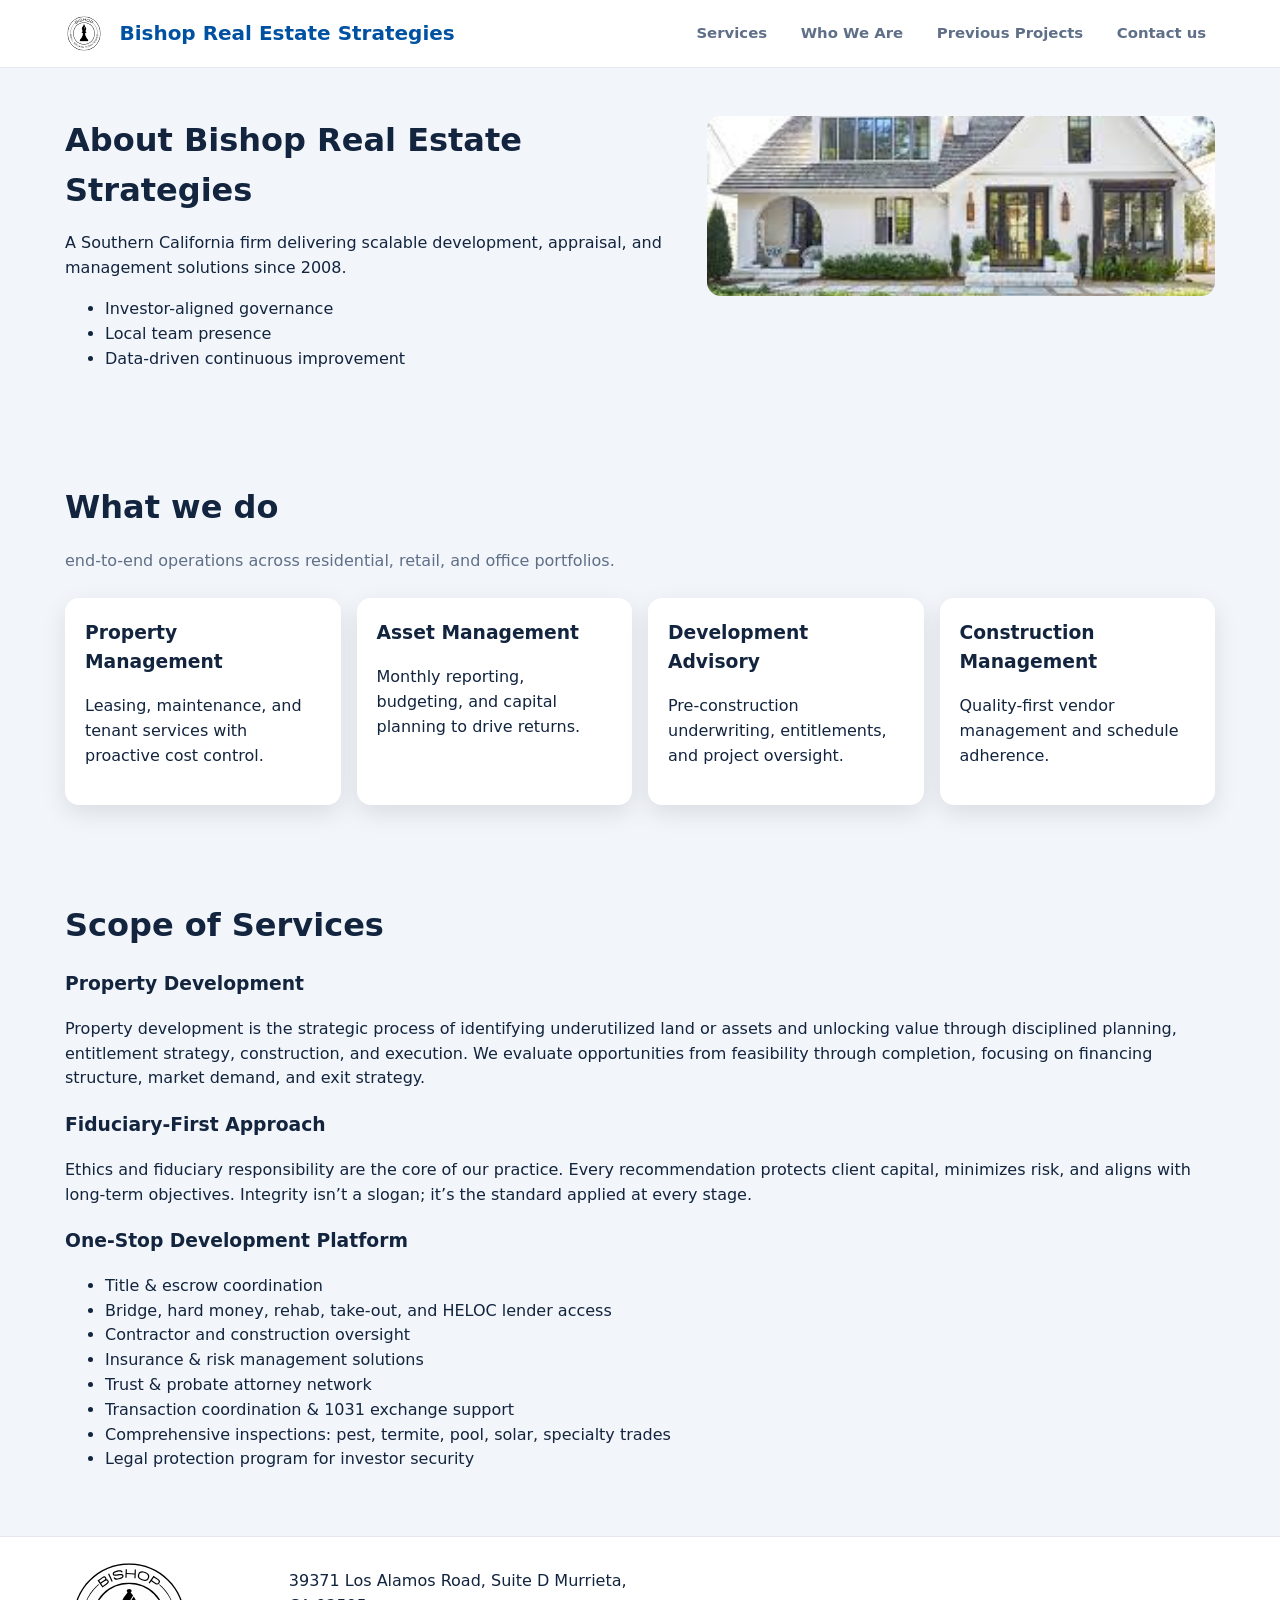
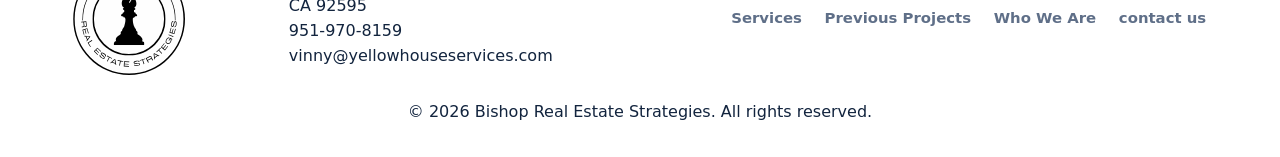
<file: services.html>
<!DOCTYPE html>
  <html lang="en">
  <head>
    <meta charset="UTF-8" />
    <meta name="viewport" content="width=device-width, initial-scale=1.0" />
    <title>Bishop Real Estate Strategies</title>
    <link rel="stylesheet" href="styles.css" />
  </head>
  <body>
    <header class="site-header">
      <div class="container header-flex">
        <img class = "satin" src = "assets/Circle Logo.svg">
        <a href="index.html" class="brand">Bishop Real Estate Strategies</a>
        <button class="nav-toggle" id="navToggle" aria-label="Open menu" aria-expanded="false">☰</button>
        <nav class="nav" id="mainNav" aria-label="Primary">
          <a href="services.html">Services</a>
          <a href="about.html">Who We Are</a>
          <a href="insight.html">Previous Projects</a>
          <a href="contact.html">Contact us</a>
        </nav>
      </div>
    </header>
    <section id="about" class="section about">
            <div class="container about-grid">
              <div>
                <h2>About Bishop Real Estate Strategies</h2>
                <p>A Southern California firm delivering scalable development, appraisal, and management solutions since 2008.</p>
                <ul>
                  <li>Investor-aligned governance</li>
                  <li>Local team presence</li>
                  <li>Data-driven continuous improvement</li>
                </ul>
              </div>
                <div class="about-image" aria-hidden="true"><img class="responsive-img" src="assets/project1.jpg" alt="Team collaboration" /></div>
            </div>
          </section>

      <section id="services" class="section services">
        <div class="container">
          <h2>What we do</h2>
          <p class="subtitle">end-to-end operations across residential, retail, and office portfolios.</p>
          <div class="cards">
            <article class="card">
              <h3>Property Management</h3>
              <p>Leasing, maintenance, and tenant services with proactive cost control.</p>
            </article>
            <article class="card">
              <h3>Asset Management</h3>
              <p>Monthly reporting, budgeting, and capital planning to drive returns.</p>
            </article>
            <article class="card">
              <h3>Development Advisory</h3>
              <p>Pre-construction underwriting, entitlements, and project oversight.</p>
            </article>
            <article class="card">
              <h3>Construction Management</h3>
              <p>Quality-first vendor management and schedule adherence.</p>
            </article>
          </div>
        </div>
      </section>

      <section id="scope" class="section scope-services">
        <div class="container">
          <h2>Scope of Services</h2>
          <h3>Property Development</h3>
          <p>Property development is the strategic process of identifying underutilized land or assets and unlocking value through disciplined planning, entitlement strategy, construction, and execution. We evaluate opportunities from feasibility through completion, focusing on financing structure, market demand, and exit strategy.</p>

          <h3>Fiduciary-First Approach</h3>
          <p>Ethics and fiduciary responsibility are the core of our practice. Every recommendation protects client capital, minimizes risk, and aligns with long-term objectives. Integrity isn’t a slogan; it’s the standard applied at every stage.</p>

          <h3>One-Stop Development Platform</h3>
          <ul>
            <li>Title & escrow coordination</li>
            <li>Bridge, hard money, rehab, take-out, and HELOC lender access</li>
            <li>Contractor and construction oversight</li>
            <li>Insurance & risk management solutions</li>
            <li>Trust & probate attorney network</li>
            <li>Transaction coordination & 1031 exchange support</li>
            <li>Comprehensive inspections: pest, termite, pool, solar, specialty trades</li>
            <li>Legal protection program for investor security</li>
          </ul>
        </div>
      </section>

    <footer class="footer">
      <div class="container footer-grid">
        <img style = "width:10vw" src = "assets/Circle Logo.svg">

        <p>39371 Los Alamos Road, Suite D Murrieta,<br> CA 92595 <br> 951-970-8159<br> vinny@yellowhouseservices.com</p>
        <nav class="footer-nav">
          <a href="services.html">Services</a>
          <a href="insight.html">Previous Projects</a>
          <a href="about.html">Who We Are</a>
          <a href="contact.html">contact us</a>
        </nav>
      </div>
          <p style ="text-align:center">© 2026 Bishop Real Estate Strategies. All rights reserved.</p>

    </footer>
    <script>
      const navToggle = document.getElementById('navToggle');
      const mainNav = document.getElementById('mainNav');
      navToggle.addEventListener('click', () => {
        const expanded = navToggle.getAttribute('aria-expanded') === 'true';
        navToggle.setAttribute('aria-expanded', String(!expanded));
        mainNav.classList.toggle('nav-open');
      });

      document.querySelectorAll('.tabs .tab').forEach(tab => {
        tab.addEventListener('click', () => {
          document.querySelectorAll('.tabs .tab').forEach(t => {
            t.classList.remove('active');
            t.setAttribute('aria-selected', 'false');
          });
          document.querySelectorAll('.tab-panel').forEach(panel => panel.classList.remove('active'));

          tab.classList.add('active');
          tab.setAttribute('aria-selected', 'true');
          document.getElementById(tab.dataset.tab).classList.add('active');
        });
      });
    </script>

  </body>
</html>
</file>
<file: styles.css>
:root {
  --bg: #f2f5f9;
  --text: #12243e;
  --muted: #5f6f88;
  --primary: #0051a2;
  --primary-dark: #003d7a;
  --accent: #e7f0ff;
  --white: #ffffff;
  --radius: 14px;
  --shadow: 0 8px 24px rgba(0, 0, 0, 0.1);
}

* {
  box-sizing: border-box;
}

body {
  margin: 0;
  font-family: Inter, system-ui, -apple-system, Segoe UI, Roboto, sans-serif;
  color: var(--text);
  background: var(--bg);
  line-height: 1.55;
}

a {
  color: inherit;
}

.container {
  width: min(1150px, 94vw);
  margin: 0 auto;
}

.site-header {
  position: sticky;
  top: 0;
  z-index: 100;
  background: rgba(255, 255, 255, 0.95);
  backdrop-filter: blur(8px);
  border-bottom: 1px solid #e4e9f3;
}

.header-flex {
  display: grid;
  grid-template-columns: auto 1fr auto;
  align-items: center;
  gap: 1rem;
  padding: 0.9rem 0;
}

.brand {
  font-weight: 800;
  font-size: 1.25rem;
  text-decoration: none;
  color: var(--primary);
}

.nav {
  display: flex;
  justify-content: center;
  gap: 1rem;
}

.nav a,
.footer-nav a {
  color: var(--muted);
  font-size: 0.93rem;
  font-weight: 600;
  text-decoration: none;
  padding: 0.45rem 0.55rem;
  border-radius: 8px;
  transition: all 0.22s ease;
}

.nav a:hover,
.footer-nav a:hover {
  color: var(--primary);
  background: rgba(0, 81, 162, 0.08);
}

.header-actions {
  display: flex;
  gap: 0.6rem;
  align-items: center;
}

.nav-toggle {
  display: none;
  width: 2.2rem;
  height: 2.2rem;
  font-size: 1.2rem;
  border-radius: 8px;
  border: 1px solid #b9c5da;
  background: var(--white);
  color: var(--primary);
  cursor: pointer;
}

.btn {
  font-weight: 600;
  border: none;
  border-radius: 10px;
  padding: 0.67rem 1rem;
  line-height: 1;
  min-height: 2.15rem;
  display: inline-flex;
  align-items: center;
  justify-content: center;
  transition: transform 0.25s ease, box-shadow 0.25s ease;
}

.btn:hover {
  transform: translateY(-1px);
  box-shadow: 0 6px 12px rgba(0, 0, 0, 0.1);
}

.btn-primary {
  color: var(--white);
  background: var(--primary);
}

.btn-secondary {
  color: var(--primary);
  background: var(--accent);
}

.btn-tertiary {
  color: var(--primary);
  background: #f2f7ff;
}

.hero {
  padding: 3.7rem 0 4.2rem;
  background: linear-gradient(140deg, #f9fbff 0%, #f2f7ff 52%, #f4f9ff 100%);
}

.hero-grid {
  display: grid;
  grid-template-columns: 1.1fr 0.9fr;
  gap: 2rem;
  align-items: center;
}

.hero .eyebrow {
  font-size: 0.9rem;
  color: #0076d0;
  letter-spacing: 0.35em;
  text-transform: uppercase;
  margin-bottom: 0.75rem;
}

.hero h1 {
  font-size: clamp(2.08rem, 4vw, 3rem);
  margin: 0 0 1rem;
  line-height: 1.18;
}

.hero p {
  color: var(--muted);
  max-width: 40ch;
}

.hero-actions {
  margin: 1.4rem 0;
  display: flex;
  gap: 0.75rem;
}

.hero-stat-grid {
  display: grid;
  grid-template-columns: repeat(3, minmax(0, 1fr));
  gap: 0.9rem;
  margin-top: 1.35rem;
}

.hero-stat-grid > div {
  background: var(--white);
  border-radius: var(--radius);
  padding: 0.75rem;
  box-shadow: var(--shadow);
  text-align: center;
}

.hero-stat-grid strong {
  display: block;
  font-size: 1.4rem;
  color: var(--primary);
}

.hero-stat-grid span {
  font-size: 0.85rem;
  color: var(--muted);
  margin-top: 0.2rem;
}

.image-placeholder {
  height: 340px;
  border-radius: var(--radius);
  background: linear-gradient(135deg, #d9e6f5, #e7f0ff);
  box-shadow: var(--shadow);
  display: flex;
  justify-content: center;
  align-items: center;
  color: #4b6b8f;
  font-weight: 700;
  font-size: 1rem;
}

.section {
  padding: 3rem 0;
}

.section h2 {
  margin: 0 0 0.6rem;
  font-size: clamp(1.4rem, 3vw, 2rem);
}

.insights-tabs .tabs {
  display: flex;
  gap: 0.5rem;
  border-radius: 12px;
  background: #edf4ff;
  padding: 0.35rem;
  margin-top: 1rem;
  margin-bottom: 1.2rem;
}

.insights-tabs .tab {
  border: none;
  background: transparent;
  color: #4f6f97;
  font-weight: 600;
  padding: 0.5rem 0.95rem;
  border-radius: 9px;
  cursor: pointer;
  transition: all 0.22s ease;
}

.insights-tabs .tab:hover,
.insights-tabs .tab.active {
  background: #ffffff;
  color: #004b9f;
  box-shadow: 0 6px 16px rgba(4, 35, 80, 0.12);
}

.tab-panel {
  display: none;
  animation: fadeUp 0.4s ease;
}

.tab-panel.active {
  display: block;
}

.metric-grid,
.project-tiles,
.team-grid {
  display: grid;
  gap: 1rem;
}

.metric-grid {
  grid-template-columns: repeat(4, minmax(0, 1fr));
  margin-bottom: 1.2rem;
}

.metric-card {
  background: var(--white);
  padding: 1rem;
  border-radius: var(--radius);
  box-shadow: var(--shadow);
}

.metric-card strong {
  font-size: 1.6rem;
  color: var(--primary);
  display: block;
}

.project-tiles {
  grid-template-columns: repeat(auto-fit, minmax(220px, 1fr));
}

.project-card img,
.about-image img,
.hero-image img {
  width: 100%;
  height: 180px;
  object-fit: cover;
  border-radius: var(--radius);
  margin-bottom: 0.7rem;
}

.responsive-img {
  width: 100%;
  height: auto;
  border-radius: var(--radius);
  display: block;
}

.project-card,
.team-card,
.reviews-list blockquote {
  background: var(--white);
  border-radius: var(--radius);
  padding: 1rem;
  text-align: center;
  box-shadow: var(--shadow);
}

.team-grid {
  grid-template-columns: repeat(auto-fit, minmax(220px, 1fr));
}

.reviews-list blockquote {
  border-left: 4px solid var(--primary);
  margin: 0 0 0.7rem;
  padding-left: 0.9rem;
}

.reviews-list footer {
  margin-top: 0.5rem;
  color: var(--muted);
  font-size: 0.9rem;
}

@media (max-width: 900px) {
  .metric-grid {
    grid-template-columns: 1fr 1fr;
  }
}

.section .subtitle {
  color: var(--muted);
  margin-bottom: 1.5rem;
}

.cards {
  display: grid;
  grid-template-columns: repeat(auto-fit, minmax(220px, 1fr));
  gap: 1rem;
}

.card {
  background: var(--white);
  border-radius: var(--radius);
  padding: 1.25rem;
  box-shadow: var(--shadow);
  transform: translateY(0);
  transition: transform 0.3s ease, box-shadow 0.3s ease;
}

.card:hover {
  transform: translateY(-6px);
  box-shadow: 0 14px 24px rgba(0, 0, 0, 0.14);
}

.card h3 {
  margin-top: 0;
}

.grid-split {
  display: grid;
  grid-template-columns: 1.1fr 0.9fr;
  gap: 2rem;
  align-items: start;
}

.investor-login ul {
  padding-left: 1.2rem;
  color: var(--muted);
}

.login-card,
.contact-form {
  display: grid;
  gap: 0.85rem;
  background: #ffffff;
  border-radius: var(--radius);
  padding: 1.2rem;
  box-shadow: var(--shadow);
}

.login-card label,
.contact-form label {
  display: grid;
  gap: 0.35rem;
  font-weight: 600;
  color: #3a4a64;
}

.login-card input,
.contact-form input,
.contact-form textarea {
  border: 1px solid #ccd8ea;
  border-radius: 8px;
  padding: 0.6rem;
  width: 100%;
  font-family: inherit;
}

.about-grid,
.contact-grid {
  display: grid;
  grid-template-columns: 1.2fr 1fr;
  gap: 2rem;
}

.footer {
  background: #ffffff;
  border-top: 1px solid #e4e7f2;
  padding: 1rem 0;
}

.footer-grid {
  display: flex;
  justify-content: space-between;
  align-items: center;
  flex-wrap: wrap;
}

.fade-up {
  opacity: 0;
  transform: translateY(20px);
  animation: fadeUp 0.85s ease forwards;
  animation-delay: 0.2s;
}

@keyframes fadeUp {
  to {
    opacity: 1;
    transform: translateY(0);
  }
}

.nav-open {
  display: flex !important;
  flex-direction: column;
  position: absolute;
  left: 0;
  right: 0;
  top: 100%;
  background: var(--white);
  border-bottom-left-radius: 12px;
  border-bottom-right-radius: 12px;
  box-shadow: 0 12px 24px rgba(8, 24, 48, 0.2);
  padding: 0.75rem 1rem 1rem;
  gap: 0.6rem;
}

@media (max-width: 1060px) {
  .hero-grid,
  .grid-split,
  .about-grid,
  .contact-grid {
    grid-template-columns: 1fr;
  }

  .nav {
    display: none;
  }

  .nav-toggle {
    display: inline-flex;
  }

  .header-flex {
    grid-template-columns: auto auto auto;
    align-items: center;
  }

  .header-actions {
    display: none;
  }

  .hero-image {
    min-height: 280px;
  }
}

.satin{
  width:3vw;
}

img{
  border-radius:10%;
}

.bigT{
  font-size: 3vw;
}

.project-tile article{
  display:flex;
  width:60vw;
  margin:0 auto;
}

.project-tile .left{
  margin-right:auto;
  padding-left:10px;

}

.project-tile .right{
  margin-left:auto;
  
}

#gooners{
  text-align:center;
  font-size:5vw;
}

.insights-tab{
  display:flex;
}
</file>
